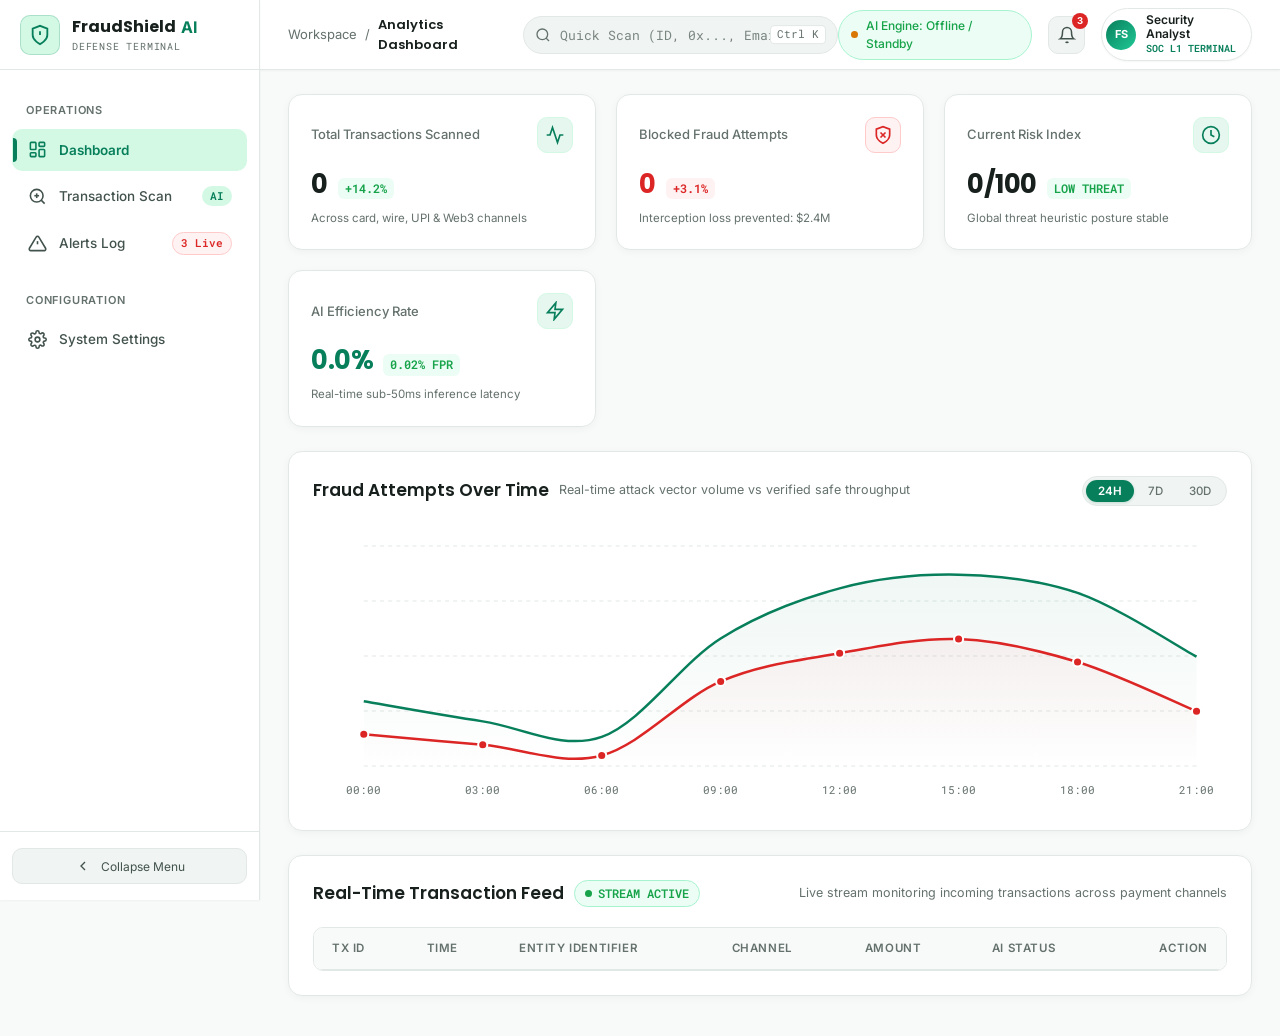
<file: index.html>
<!DOCTYPE html>
<html lang="en">
<head>
  <meta charset="UTF-8">
  <meta name="viewport" content="width=device-width, initial-scale=1.0">
  <title>FraudShield AI — Autonomous Financial Fraud Detection Workspace</title>
  
  <!-- CSS Stylesheets -->
  <link rel="stylesheet" href="css/theme.css">
  <link rel="stylesheet" href="css/animations.css">
  <link rel="stylesheet" href="css/layout.css">
  <link rel="stylesheet" href="css/components.css">
  <link rel="stylesheet" href="css/views.css">
</head>
<body>

  <!-- Mobile Drawer Overlay -->
  <div id="sidebar-overlay" class="sidebar-overlay"></div>

  <div class="app-shell">
    
    <!-- ======================================================================
         1. PERSISTENT COLLAPSIBLE SIDEBAR
         ====================================================================== -->
    <aside id="sidebar" class="sidebar">
      
      <!-- Brand Header -->
      <div class="sidebar-header">
        <div class="brand-logo-container">
          <svg viewBox="0 0 24 24" fill="none" stroke="currentColor" stroke-width="2">
            <path d="M12 22s8-4 8-10V5l-8-3-8 3v7c0 6 8 10 8 10z"/>
            <path d="M12 8v4"/>
            <path d="M12 16h.01"/>
          </svg>
        </div>
        <div class="brand-text">
          <div class="brand-title">FraudShield <span>AI</span></div>
          <div class="brand-subtitle">Defense Terminal</div>
        </div>
      </div>

      <!-- Navigation List -->
      <nav class="sidebar-nav">
        <div class="nav-section-title">Operations</div>

        <a class="nav-item active" data-route="dashboard" title="Dashboard">
          <div class="nav-icon">
            <svg viewBox="0 0 24 24" fill="none" stroke="currentColor" stroke-width="2">
              <rect x="3" y="3" width="7" height="9" rx="1"/>
              <rect x="14" y="3" width="7" height="5" rx="1"/>
              <rect x="14" y="12" width="7" height="9" rx="1"/>
              <rect x="3" y="16" width="7" height="5" rx="1"/>
            </svg>
          </div>
          <span class="nav-label">Dashboard</span>
        </a>

        <a class="nav-item" data-route="scanner" title="Transaction Scan">
          <div class="nav-icon">
            <svg viewBox="0 0 24 24" fill="none" stroke="currentColor" stroke-width="2">
              <circle cx="11" cy="11" r="8"/>
              <line x1="21" y1="21" x2="16.65" y2="16.65"/>
              <line x1="11" y1="8" x2="11" y2="14"/>
              <line x1="8" y1="11" x2="14" y2="11"/>
            </svg>
          </div>
          <span class="nav-label">Transaction Scan</span>
          <span class="nav-badge" style="background: var(--accent); color: var(--primary); font-weight: 600;">AI</span>
        </a>

        <a class="nav-item" data-route="alerts" title="Alerts Log">
          <div class="nav-icon">
            <svg viewBox="0 0 24 24" fill="none" stroke="currentColor" stroke-width="2">
              <path d="M10.29 3.86L1.82 18a2 2 0 001.71 3h16.94a2 2 0 001.71-3L13.71 3.86a2 2 0 00-3.42 0z"/>
              <line x1="12" y1="9" x2="12" y2="13"/>
              <line x1="12" y1="17" x2="12.01" y2="17"/>
            </svg>
          </div>
          <span class="nav-label">Alerts Log</span>
          <span class="nav-badge danger">3 Live</span>
        </a>

        <div class="nav-section-title" style="margin-top: 10px;">Configuration</div>

        <a class="nav-item" data-route="settings" title="System Settings">
          <div class="nav-icon">
            <svg viewBox="0 0 24 24" fill="none" stroke="currentColor" stroke-width="2">
              <circle cx="12" cy="12" r="3"/>
              <path d="M19.4 15a1.65 1.65 0 0 0 .33 1.82l.06.06a2 2 0 0 1 0 2.83 2 2 0 0 1-2.83 0l-.06-.06a1.65 1.65 0 0 0-1.82-.33 1.65 1.65 0 0 0-1 1.51V21a2 2 0 0 1-2 2 2 2 0 0 1-2-2v-.09A1.65 1.65 0 0 0 9 19.4a1.65 1.65 0 0 0-1.82.33l-.06.06a2 2 0 0 1-2.83 0 2 2 0 0 1 0-2.83l.06-.06a1.65 1.65 0 0 0 .33-1.82 1.65 1.65 0 0 0-1.51-1H3a2 2 0 0 1-2-2 2 2 0 0 1 2-2h.09A1.65 1.65 0 0 0 4.6 9a1.65 1.65 0 0 0-.33-1.82l-.06-.06a2 2 0 0 1 0-2.83 2 2 0 0 1 2.83 0l.06.06a1.65 1.65 0 0 0 1.82.33H9a1.65 1.65 0 0 0 1-1.51V3a2 2 0 0 1 2-2 2 2 0 0 1 2 2v.09a1.65 1.65 0 0 0 1 1.51 1.65 1.65 0 0 0 1.82-.33l.06-.06a2 2 0 0 1 2.83 0 2 2 0 0 1 0 2.83l-.06.06a1.65 1.65 0 0 0-.33 1.82V9a1.65 1.65 0 0 0 1.51 1H21a2 2 0 0 1 2 2 2 2 0 0 1-2 2h-.09a1.65 1.65 0 0 0-1.51 1z"/>
            </svg>
          </div>
          <span class="nav-label">System Settings</span>
        </a>
      </nav>

      <!-- Sidebar Footer with Collapse Button -->
      <div class="sidebar-footer">
        <button id="sidebar-toggle-btn" class="sidebar-toggle-btn" aria-label="Toggle Sidebar">
          <svg viewBox="0 0 24 24" fill="none" stroke="currentColor" stroke-width="2">
            <polyline points="15 18 9 12 15 6"/>
          </svg>
          <span class="sidebar-footer-text">Collapse Menu</span>
        </button>
      </div>
    </aside>

    <!-- ======================================================================
         2. WORKSPACE WRAPPER & TOP BAR
         ====================================================================== -->
    <div class="main-wrapper">
      
      <!-- High-Tech Top Bar -->
      <header class="topbar">
        <div class="topbar-left">
          <button id="mobile-menu-btn" class="mobile-menu-btn" aria-label="Open Navigation">
            <svg viewBox="0 0 24 24" fill="none" stroke="currentColor" stroke-width="2">
              <line x1="3" y1="12" x2="21" y2="12"/>
              <line x1="3" y1="6" x2="21" y2="6"/>
              <line x1="3" y1="18" x2="21" y2="18"/>
            </svg>
          </button>
          
          <div class="page-breadcrumb">
            <span>Workspace</span>
            <span>/</span>
            <span id="breadcrumb-current" class="current">Analytics Dashboard</span>
          </div>
        </div>

        <!-- Global Search Field -->
        <div class="topbar-search-container">
          <svg class="topbar-search-icon" viewBox="0 0 24 24" fill="none" stroke="currentColor" stroke-width="2">
            <circle cx="11" cy="11" r="8"/>
            <line x1="21" y1="21" x2="16.65" y2="16.65"/>
          </svg>
          <input 
            type="text" 
            id="topbar-global-search" 
            class="topbar-search-input font-mono" 
            placeholder="Quick Scan (ID, 0x..., Email)..."
          />
          <span class="search-shortcut-badge">Ctrl K</span>
        </div>

        <!-- Right Tools -->
        <div class="topbar-right">
          
          <!-- AI Engine Status Indicator -->
          <div class="engine-status-chip">
            <div class="status-indicator-dot pulse-dot-emerald"></div>
            <span id="topbar-engine-text">AI Engine: Online</span>
          </div>

          <!-- Notification Bell -->
          <button class="topbar-action-btn" title="Live Security Alerts">
            <svg viewBox="0 0 24 24" fill="none" stroke="currentColor" stroke-width="2">
              <path d="M18 8A6 6 0 0 0 6 8c0 7-3 9-3 9h18s-3-2-3-9"/>
              <path d="M13.73 21a2 2 0 0 1-3.46 0"/>
            </svg>
            <span class="topbar-action-badge">3</span>
          </button>

          <!-- Analyst Profile -->
          <div class="user-profile-pill">
            <div class="user-avatar">FS</div>
            <div class="user-info">
              <span class="user-name">Security Analyst</span>
              <span class="user-role font-mono">SOC L1 Terminal</span>
            </div>
          </div>

        </div>
      </header>

      <!-- ====================================================================
           3. DYNAMIC CONTENT VIEWS
           ==================================================================== -->
      <main class="main-content">
        
        <!-- ==================================================================
             VIEW 1: ANALYTICS DASHBOARD (HOME VIEW)
             ================================================================== -->
        <section id="view-dashboard" class="view-section active">
          
          <!-- Hero KPI Cards (4 Glowing Metric Cards) -->
          <div class="kpi-grid">
            
            <!-- Card 1: Total Transactions Scanned -->
            <div class="kpi-card">
              <div class="kpi-card-header">
                <span class="kpi-title">Total Transactions Scanned</span>
                <div class="kpi-icon-box">
                  <svg width="20" height="20" viewBox="0 0 24 24" fill="none" stroke="currentColor" stroke-width="2">
                    <polyline points="22 12 18 12 15 21 9 3 6 12 2 12"/>
                  </svg>
                </div>
              </div>
              <div class="kpi-value-container">
                <span id="kpi-total-scanned" class="kpi-value">148,290</span>
                <span class="kpi-badge positive">+14.2%</span>
              </div>
              <div class="kpi-subtext">Across card, wire, UPI & Web3 channels</div>
            </div>

            <!-- Card 2: Blocked Fraud Attempts -->
            <div class="kpi-card crimson-accent">
              <div class="kpi-card-header">
                <span class="kpi-title">Blocked Fraud Attempts</span>
                <div class="kpi-icon-box crimson">
                  <svg width="20" height="20" viewBox="0 0 24 24" fill="none" stroke="currentColor" stroke-width="2">
                    <path d="M12 22s8-4 8-10V5l-8-3-8 3v7c0 6 8 10 8 10z"/>
                    <line x1="9" y1="9" x2="15" y2="15"/>
                    <line x1="15" y1="9" x2="9" y2="15"/>
                  </svg>
                </div>
              </div>
              <div class="kpi-value-container">
                <span id="kpi-blocked-attempts" class="kpi-value" style="color: var(--status-danger);">1,842</span>
                <span class="kpi-badge danger">+3.1%</span>
              </div>
              <div class="kpi-subtext">Interception loss prevented: $2.4M</div>
            </div>

            <!-- Card 3: Current Risk Index -->
            <div class="kpi-card">
              <div class="kpi-card-header">
                <span class="kpi-title">Current Risk Index</span>
                <div class="kpi-icon-box">
                  <svg width="20" height="20" viewBox="0 0 24 24" fill="none" stroke="currentColor" stroke-width="2">
                    <circle cx="12" cy="12" r="10"/>
                    <polyline points="12 6 12 12 16 14"/>
                  </svg>
                </div>
              </div>
              <div class="kpi-value-container">
                <span id="kpi-risk-index" class="kpi-value">18/100</span>
                <span class="kpi-badge positive">LOW THREAT</span>
              </div>
              <div class="kpi-subtext">Global threat heuristic posture stable</div>
            </div>

            <!-- Card 4: AI Efficiency Rate -->
            <div class="kpi-card">
              <div class="kpi-card-header">
                <span class="kpi-title">AI Efficiency Rate</span>
                <div class="kpi-icon-box">
                  <svg width="20" height="20" viewBox="0 0 24 24" fill="none" stroke="currentColor" stroke-width="2">
                    <polygon points="13 2 3 14 12 14 11 22 21 10 12 10 13 2"/>
                  </svg>
                </div>
              </div>
              <div class="kpi-value-container">
                <span id="kpi-ai-efficiency" class="kpi-value" style="color: var(--primary);">99.4%</span>
                <span class="kpi-badge positive font-mono">0.02% FPR</span>
              </div>
              <div class="kpi-subtext">Real-time sub-50ms inference latency</div>
            </div>

          </div>

          <!-- Live Attack Map / Chart Section -->
          <div class="cyber-card chart-section-card">
            <div class="cyber-card-header">
              <div class="card-title-group">
                <h2 class="card-title">Fraud Attempts Over Time</h2>
                <span class="card-subtitle">Real-time attack vector volume vs verified safe throughput</span>
              </div>
              <div class="chart-header-controls">
                <div class="timeframe-pill-group">
                  <button class="timeframe-btn active" data-timeframe="24h">24H</button>
                  <button class="timeframe-btn" data-timeframe="7d">7D</button>
                  <button class="timeframe-btn" data-timeframe="30d">30D</button>
                </div>
              </div>
            </div>

            <!-- Chart Mounting Point -->
            <div id="dashboard-attack-chart-container"></div>
          </div>

          <!-- Real-Time Feed Table Section -->
          <div class="cyber-card">
            <div class="cyber-card-header">
              <div class="card-title-group">
                <h2 class="card-title">Real-Time Transaction Feed</h2>
                <div class="live-feed-badge-pulse">
                  <span class="pulse-dot-emerald" style="width:7px; height:7px; background:var(--status-safe); border-radius:50%;"></span>
                  STREAM ACTIVE
                </div>
              </div>
              <div class="card-subtitle">Live stream monitoring incoming transactions across payment channels</div>
            </div>

            <div class="cyber-table-container">
              <table class="cyber-table">
                <thead>
                  <tr>
                    <th>Tx ID</th>
                    <th>Time</th>
                    <th>Entity Identifier</th>
                    <th>Channel</th>
                    <th>Amount</th>
                    <th>AI Status</th>
                    <th style="text-align: right;">Action</th>
                  </tr>
                </thead>
                <tbody id="live-feed-table-body">
                  <!-- Injected dynamically by dashboardView.js -->
                </tbody>
              </table>
            </div>
          </div>

        </section>


        <!-- ==================================================================
             VIEW 2: TRANSACTION CHECKER (DEEP SCAN TOOL)
             ================================================================== -->
        <section id="view-scanner" class="view-section">
          
          <div class="checker-view-container">
            
            <div class="scanner-hero">
              <div class="scanner-hero-badge">
                <svg width="14" height="14" viewBox="0 0 24 24" fill="none" stroke="currentColor" stroke-width="2">
                  <polygon points="13 2 3 14 12 14 11 22 21 10 12 10 13 2"/>
                </svg>
                XGBOOST ML INFERENCE ENGINE
              </div>
              <h1 class="scanner-hero-title">Transaction Risk <span>Analysis Console</span></h1>
              <p class="scanner-hero-desc">
                Evaluate financial transaction risk using genuine machine learning inference on trained PCA dataset vectors, or inspect metadata against operational security heuristics.
              </p>

              <!-- Mode Selector Tabs -->
              <div style="display: flex; gap: 10px; justify-content: center; margin-top: 20px; flex-wrap: wrap;">
                <button id="tab-sample-mode" class="timeframe-btn active" style="padding: 8px 18px; font-weight: 600;">
                  ⚡ Real Dataset Transaction (Authentic ML Model)
                </button>
                <button id="tab-custom-mode" class="timeframe-btn" style="padding: 8px 18px;">
                  📝 Standard Metadata Form (Human Fields)
                </button>
              </div>
            </div>

            <!-- PANEL 1: Real Dataset Sample Inference (Option A - Preferred for College Demo) -->
            <div id="panel-sample-mode" class="scan-console-box" style="margin-bottom: 24px;">
              <div style="background: var(--primary-subtle); border: 1px solid var(--accent); border-radius: var(--radius-md); padding: 14px 18px; margin-bottom: 20px; font-size: 13px; line-height: 1.5; color: var(--text-secondary);">
                <div style="display: flex; align-items: center; gap: 8px; font-weight: 600; color: var(--primary); margin-bottom: 4px;">
                  <span class="badge badge-safe">Verified ML Pipeline</span>
                  Genuine Credit Card Fraud Dataset (30 Features)
                </div>
                The trained <b>XGBoost Classifier</b> requires 30 numerical features (<code>Time</code>, <code>V1</code>–<code>V28</code>, and <code>Amount</code>). 
                Select an authentic transaction row extracted from the <code>creditcard.csv</code> test set below to execute genuine model inference with real-time probability scoring.
              </div>

              <div class="cyber-form-group" style="margin-bottom: 16px;">
                <label class="cyber-label">Select Authentic Dataset Test Row</label>
                <select id="sample-row-select" class="cyber-control font-mono" style="font-size: 13px; padding: 10px 14px;">
                  <option value="">Loading test rows from dataset...</option>
                </select>
              </div>

              <!-- Selected Sample Details Card -->
              <div id="sample-details-card" style="background: var(--bg-subtle); border-radius: var(--radius-md); padding: 16px; margin-bottom: 20px; border: 1px solid var(--border-subtle);">
                <div style="display: flex; justify-content: space-between; align-items: center; flex-wrap: wrap; gap: 10px; margin-bottom: 12px;">
                  <div>
                    <span id="sample-card-title" style="font-weight: 600; font-size: 14px; color: var(--text-main);">Selected Row</span>
                    <span id="sample-card-gt" class="badge badge-safe" style="margin-left: 8px;">Ground Truth: Legitimate</span>
                  </div>
                  <div class="font-mono" style="font-size: 12px; color: var(--text-muted);">
                    Amount: <b id="sample-card-amount" style="color: var(--primary); font-size: 13px;">$0.00</b> • 
                    Time: <span id="sample-card-time">0s</span>
                  </div>
                </div>

                <!-- Collapsible 30 features list -->
                <details style="font-size: 12px; color: var(--text-muted); cursor: pointer;">
                  <summary style="font-weight: 600; color: var(--primary); margin-bottom: 8px; outline: none;">
                    Inspect All 30 Numerical Features (Time, V1..V28, Amount)
                  </summary>
                  <div id="sample-features-grid" style="display: grid; grid-template-columns: repeat(auto-fill, minmax(130px, 1fr)); gap: 6px; max-height: 180px; overflow-y: auto; padding: 8px; background: #fff; border-radius: var(--radius-sm); border: 1px solid var(--border-subtle); font-family: var(--font-mono); font-size: 11px;">
                    <!-- Populated dynamically -->
                  </div>
                </details>
              </div>

              <!-- Action Button for Real Inference -->
              <button id="btn-run-sample-scan" class="btn btn-primary scan-action-btn">
                <svg width="18" height="18" viewBox="0 0 24 24" fill="none" stroke="currentColor" stroke-width="2">
                  <polygon points="13 2 3 14 12 14 11 22 21 10 12 10 13 2"/>
                </svg>
                <span class="btn-text">RUN GENUINE ML INFERENCE</span>
              </button>
            </div>

            <!-- PANEL 2: Standard Human-Readable Fields Form -->
            <div id="panel-custom-mode" class="scan-console-box" style="display: none;">
              
              <div style="background: #FFFBEB; border: 1px solid #FDE68A; border-radius: var(--radius-md); padding: 14px 18px; margin-bottom: 20px; font-size: 12.5px; line-height: 1.5; color: #92400E;">
                <b>Notice on Feature Compatibility:</b><br/>
                The current trained model was fitted on anonymized PCA components (<code>V1</code>–<code>V28</code>). Standard human payment fields (Transaction ID, Channel, IP, Location) cannot be scored by this model until an upstream feature mapping is added. Submitting this form tests backend input validation and returns an honest diagnostic report.
              </div>

              <div class="scan-input-group">
                <svg class="scan-input-icon" viewBox="0 0 24 24" fill="none" stroke="currentColor" stroke-width="2">
                  <circle cx="11" cy="11" r="8"/>
                  <line x1="21" y1="21" x2="16.65" y2="16.65"/>
                </svg>
                <input 
                  type="text" 
                  id="scan-entity-input" 
                  class="scan-primary-input" 
                  placeholder="Enter Transaction ID (TXN-...), Wallet Address (0x...), or Customer Email..."
                  autocomplete="off"
                />
              </div>

              <!-- Auto-Detect Pill Indicator -->
              <div class="auto-detect-container">
                <div id="scan-detect-pill" class="detect-pill">
                  <span id="scan-detect-icon" style="display:flex; align-items:center;">
                    <circle cx="12" cy="12" r="10" stroke="currentColor" stroke-width="2" fill="none"/>
                  </span>
                  <span id="scan-detect-text">Auto-detecting format...</span>
                </div>

                <div class="input-samples-hint">
                  Try sample:
                  <span class="sample-link" data-sample="suspicious_bot@proton.me">High-Risk Email</span> •
                  <span class="sample-link" data-sample="0x89C4f7033B918B21F771d">Crypto Wallet</span> •
                  <span class="sample-link" data-sample="TXN-9842104">Standard Tx</span>
                </div>
              </div>

              <!-- Advanced Parameters (Collapsible) -->
              <div id="advanced-toggle-btn" class="advanced-parameters-toggle">
                <span>Advanced Parameters (Amount, Payment Gateway, IP Geolocation)</span>
                <span class="toggle-arrow" style="transition: transform 0.2s;">▼</span>
              </div>

              <div id="advanced-params-grid" class="advanced-form-grid" style="display: none;">
                <div class="cyber-form-group">
                  <label class="cyber-label">Amount</label>
                  <input type="number" id="adv-amount" class="cyber-control" placeholder="e.g. 1250.00" />
                </div>
                <div class="cyber-form-group">
                  <label class="cyber-label">Currency</label>
                  <select id="adv-currency" class="cyber-control">
                    <option value="USD">USD ($)</option>
                    <option value="EUR">EUR (€)</option>
                    <option value="INR">INR (₹)</option>
                    <option value="ETH">ETH (Ξ)</option>
                  </select>
                </div>
                <div class="cyber-form-group">
                  <label class="cyber-label">Payment Channel</label>
                  <select id="adv-payment-method" class="cyber-control">
                    <option value="Credit Card">Credit Card (Stripe/Checkout)</option>
                    <option value="Wire Transfer">Instant Wire Transfer</option>
                    <option value="UPI Direct">UPI / Fast Direct</option>
                    <option value="Web3 Gateway">Crypto / Web3 Smart Contract</option>
                  </select>
                </div>
                <div class="cyber-form-group">
                  <label class="cyber-label">Routing IP</label>
                  <input type="text" id="adv-ip" class="cyber-control" placeholder="e.g. 185.220.101.5" />
                </div>
                <div class="cyber-form-group">
                  <label class="cyber-label">User Baseline Location</label>
                  <input type="text" id="adv-location" class="cyber-control" placeholder="e.g. California, US" />
                </div>
              </div>

              <!-- Action Button -->
              <button id="scan-action-btn" class="btn btn-secondary scan-action-btn">
                <svg width="18" height="18" viewBox="0 0 24 24" fill="none" stroke="currentColor" stroke-width="2">
                  <polygon points="13 2 3 14 12 14 11 22 21 10 12 10 13 2"/>
                </svg>
                <span class="btn-text">TEST BACKEND WITH HUMAN FIELDS</span>
              </button>

            </div>

          </div>

        </section>


        <!-- ==================================================================
             VIEW 3: DEEP SCAN RESULT VIEW
             ================================================================== -->
        <section id="view-result" class="view-section">
          
          <div class="result-view-container">
            
            <!-- AI Verdict Banner -->
            <div id="result-verdict-banner" class="verdict-banner safe">
              <div class="verdict-content-left">
                <div id="verdict-banner-icon" class="verdict-icon-box">
                  <svg width="28" height="28" viewBox="0 0 24 24" fill="none" stroke="currentColor" stroke-width="2.5">
                    <path d="M22 11.08V12a10 10 0 1 1-5.93-9.14"/>
                    <polyline points="22 4 12 14.01 9 11.01"/>
                  </svg>
                </div>
                <div>
                  <div id="verdict-banner-title" class="verdict-title">LOW RISK — VERIFIED SECURE</div>
                  <div id="verdict-banner-subtitle" class="verdict-subtitle">Behavioral heuristics passed within acceptable threshold.</div>
                </div>
              </div>
              <div id="verdict-banner-meta" class="verdict-meta-chip font-mono">
                ID: TXN-8492049 • Analyzed Just Now
              </div>
            </div>

            <!-- Result Columns Grid -->
            <div class="result-grid-layout">
              
              <!-- Left Column: Risk Score Dial -->
              <div class="cyber-card gauge-card">
                <div class="card-title" style="margin-bottom: 16px;">AI Risk Score Index</div>
                
                <!-- Circular SVG Gauge Mount Point -->
                <div id="result-gauge-mount"></div>

                <!-- Transaction Entity Metadata -->
                <div style="width: 100%; border-top: 1px solid var(--border-subtle); padding-top: 20px; margin-top: 10px; text-align: left;">
                  <div style="display: flex; justify-content: space-between; margin-bottom: 8px;">
                    <span style="color: var(--text-muted); font-size: 12px;">Queried Entity</span>
                    <span id="res-meta-entity" class="font-mono" style="font-weight: 600; color: var(--text-main); font-size: 12px;">TXN-8492049</span>
                  </div>
                  <div style="display: flex; justify-content: space-between; margin-bottom: 8px;">
                    <span style="color: var(--text-muted); font-size: 12px;">Channel</span>
                    <span id="res-meta-channel" style="color: var(--text-secondary); font-size: 12px;">Credit Card</span>
                  </div>
                  <div style="display: flex; justify-content: space-between; margin-bottom: 8px;">
                    <span style="color: var(--text-muted); font-size: 12px;">Amount</span>
                    <span id="res-meta-amount" class="font-mono" style="font-weight: 700; color: var(--primary); font-size: 12px;">$1,250.00</span>
                  </div>
                  <div style="display: flex; justify-content: space-between; margin-bottom: 8px;">
                    <span style="color: var(--text-muted); font-size: 12px;">IP Location</span>
                    <span id="res-meta-ip" style="color: var(--text-secondary); font-size: 11.5px;">185.220.101.5 (NL)</span>
                  </div>
                  <div style="display: flex; justify-content: space-between;">
                    <span style="color: var(--text-muted); font-size: 12px;">User Baseline</span>
                    <span id="res-meta-location" style="color: var(--text-secondary); font-size: 11.5px;">California, US</span>
                  </div>
                </div>

                <!-- Rescan Action -->
                <button id="result-rescan-btn" class="btn btn-secondary" style="width: 100%; margin-top: 20px;">
                  <svg width="16" height="16" viewBox="0 0 24 24" fill="none" stroke="currentColor" stroke-width="2">
                    <polyline points="23 4 23 10 17 10"/>
                    <path d="M20.49 15a9 9 0 1 1-2.12-9.36L23 10"/>
                  </svg>
                  Scan Another Transaction
                </button>
              </div>

              <!-- Right Column: Behavioral Breakdown & Recommendations -->
              <div style="display: flex; flex-direction: column; gap: 24px;">
                
                <!-- Behavioral Breakdown Checklist -->
                <div class="cyber-card">
                  <div class="cyber-card-header">
                    <div class="card-title-group">
                      <h3 class="card-title">Behavioral Risk Breakdown</h3>
                      <span class="card-subtitle">Factor telemetry evaluated by AI inspection algorithms</span>
                    </div>
                  </div>

                  <div id="result-factors-list" class="factors-list">
                    <!-- Dynamically populated by resultView.js -->
                  </div>
                </div>

                <!-- Actionable Recommendations Card -->
                <div class="cyber-card" style="border-color: var(--status-safe-border);">
                  <div class="cyber-card-header">
                    <div class="card-title-group">
                      <svg width="20" height="20" viewBox="0 0 24 24" fill="none" stroke="var(--primary)" stroke-width="2">
                        <polygon points="12 2 15.09 8.26 22 9.27 17 14.14 18.18 21.02 12 17.77 5.82 21.02 7 14.14 2 9.27 8.91 8.26 12 2"/>
                      </svg>
                      <h3 class="card-title">AI Recommendation & Policy Enforcement</h3>
                    </div>
                  </div>

                  <p id="result-recommendation-text" style="color: var(--text-secondary); line-height: 1.6; font-size: 13.5px; margin-bottom: 20px;">
                    Low risk threshold met. Transaction approved and cleared for automated settlement.
                  </p>

                  <div style="display: flex; gap: 12px; flex-wrap: wrap;">
                    <button id="result-export-btn" class="btn btn-secondary btn-sm">
                      <svg width="14" height="14" viewBox="0 0 24 24" fill="none" stroke="currentColor" stroke-width="2">
                        <path d="M21 15v4a2 2 0 0 1-2 2H5a2 2 0 0 1-2-2v-4"/>
                        <polyline points="7 10 12 15 17 10"/>
                        <line x1="12" y1="15" x2="12" y2="3"/>
                      </svg>
                      Export Audit Dossier
                    </button>
                    <button id="result-watchlist-btn" class="btn btn-danger btn-sm">
                      <svg width="14" height="14" viewBox="0 0 24 24" fill="none" stroke="currentColor" stroke-width="2">
                        <circle cx="12" cy="12" r="10"/>
                        <line x1="4.93" y1="4.93" x2="19.07" y2="19.07"/>
                      </svg>
                      Add Entity to Blacklist
                    </button>
                  </div>
                </div>

              </div>

            </div>

          </div>

        </section>


        <!-- ==================================================================
             VIEW 4: ALERTS LOG & HISTORY
             ================================================================== -->
        <section id="view-alerts" class="view-section">
          
          <div class="cyber-card">
            
            <div class="cyber-card-header">
              <div class="card-title-group">
                <h2 class="card-title">Security Alerts Log & Audit History</h2>
                <span class="card-subtitle">Comprehensive ledger of flagged transactions, reviews, and clean screenings</span>
              </div>

              <!-- Filter Controls -->
              <div style="display: flex; gap: 10px; align-items: center; flex-wrap: wrap;">
                <input 
                  type="text" 
                  id="alerts-search-input" 
                  class="cyber-control" 
                  placeholder="Filter by ID, entity, or channel..." 
                  style="width: 240px;"
                />

                <div class="timeframe-pill-group">
                  <button class="timeframe-btn alert-filter-btn active" data-filter="ALL">All</button>
                  <button class="timeframe-btn alert-filter-btn" data-filter="CRITICAL">Critical</button>
                  <button class="timeframe-btn alert-filter-btn" data-filter="REVIEW">Review</button>
                  <button class="timeframe-btn alert-filter-btn" data-filter="SAFE">Safe</button>
                </div>
              </div>
            </div>

            <!-- Alerts Table -->
            <div class="cyber-table-container">
              <table class="cyber-table">
                <thead>
                  <tr>
                    <th>Tx ID</th>
                    <th>Timestamp</th>
                    <th>Entity Identifier</th>
                    <th>Payment Channel</th>
                    <th>Amount</th>
                    <th>Threat Level</th>
                    <th style="text-align: right;">Action</th>
                  </tr>
                </thead>
                <tbody id="alerts-table-body">
                  <!-- Injected dynamically by alertsView.js -->
                </tbody>
              </table>
            </div>

          </div>

        </section>


        <!-- ==================================================================
             VIEW 5: SYSTEM SETTINGS
             ================================================================== -->
        <section id="view-settings" class="view-section">
          
          <div style="max-width: 800px; margin: 0 auto;">
            
            <div class="cyber-card" style="margin-bottom: 24px;">
              <div class="cyber-card-header">
                <div class="card-title-group">
                  <h2 class="card-title">Backend API Integration Bridge</h2>
                  <span class="card-subtitle">Connect your FastAPI, Flask, Node.js, or Django backend endpoints</span>
                </div>
              </div>

              <div style="display: flex; flex-direction: column; gap: 16px;">
                <div class="cyber-form-group">
                  <label class="cyber-label">API Base Endpoint URL</label>
                  <input type="text" id="settings-api-url" class="cyber-control" value="http://localhost:8000/api/v1" />
                </div>

                <div style="display: flex; gap: 12px;">
                  <button id="settings-test-api-btn" class="btn btn-secondary btn-sm">
                    TEST CONNECTION
                  </button>
                  <button id="settings-save-btn" class="btn btn-primary btn-sm">
                    SAVE ENDPOINT
                  </button>
                </div>

                <div style="background: var(--primary-subtle); border: 1px solid var(--accent); border-radius: var(--radius-md); padding: 14px; font-size: 12px; color: var(--text-secondary); line-height: 1.5;">
                  <b style="color: var(--primary);">Developer Note for Backend Team:</b><br/>
                  The frontend makes RESTful JSON requests to <code>/transactions/analyze</code>, <code>/dashboard/kpis</code>, and <code>/analytics/chart</code>. When your backend is active, this interface connects without touching UI code.
                </div>
              </div>
            </div>

            <!-- Model Specifications -->
            <div class="cyber-card">
              <div class="cyber-card-header">
                <div class="card-title-group">
                  <h2 class="card-title">Detection Thresholds & Model Parameters</h2>
                  <span class="card-subtitle">Threshold cutoffs for autonomous blocking vs manual analyst escalation</span>
                </div>
              </div>

              <div style="display: flex; flex-direction: column; gap: 18px;">
                <div>
                  <div style="display: flex; justify-content: space-between; font-size: 12.5px; margin-bottom: 6px;">
                    <span>Critical Fraud Auto-Block Cutoff</span>
                    <span class="font-mono" style="color: var(--status-danger); font-weight: 700;">Score &ge; 75%</span>
                  </div>
                  <div style="height: 6px; background: var(--bg-subtle); border-radius: 4px; overflow: hidden;">
                    <div style="width: 75%; height: 100%; background: var(--status-danger);"></div>
                  </div>
                </div>

                <div>
                  <div style="display: flex; justify-content: space-between; font-size: 12.5px; margin-bottom: 6px;">
                    <span>Manual Escalation Review Band</span>
                    <span class="font-mono" style="color: var(--status-warning); font-weight: 700;">35% &ndash; 74%</span>
                  </div>
                  <div style="height: 6px; background: var(--bg-subtle); border-radius: 4px; overflow: hidden;">
                    <div style="width: 50%; height: 100%; background: var(--status-warning); margin-left: 35%;"></div>
                  </div>
                </div>

                <div>
                  <div style="display: flex; justify-content: space-between; font-size: 12.5px; margin-bottom: 6px;">
                    <span>Autonomous Safe Clearance Band</span>
                    <span class="font-mono" style="color: var(--status-safe); font-weight: 700;">0% &ndash; 34%</span>
                  </div>
                  <div style="height: 6px; background: var(--bg-subtle); border-radius: 4px; overflow: hidden;">
                    <div style="width: 35%; height: 100%; background: var(--status-safe);"></div>
                  </div>
                </div>
              </div>

            </div>

          </div>

        </section>

      </main>
    </div>

  </div>

  <!-- Main JavaScript Module Entrypoint -->
  <script type="module" src="js/app.js"></script>
</body>
</html>
</file>
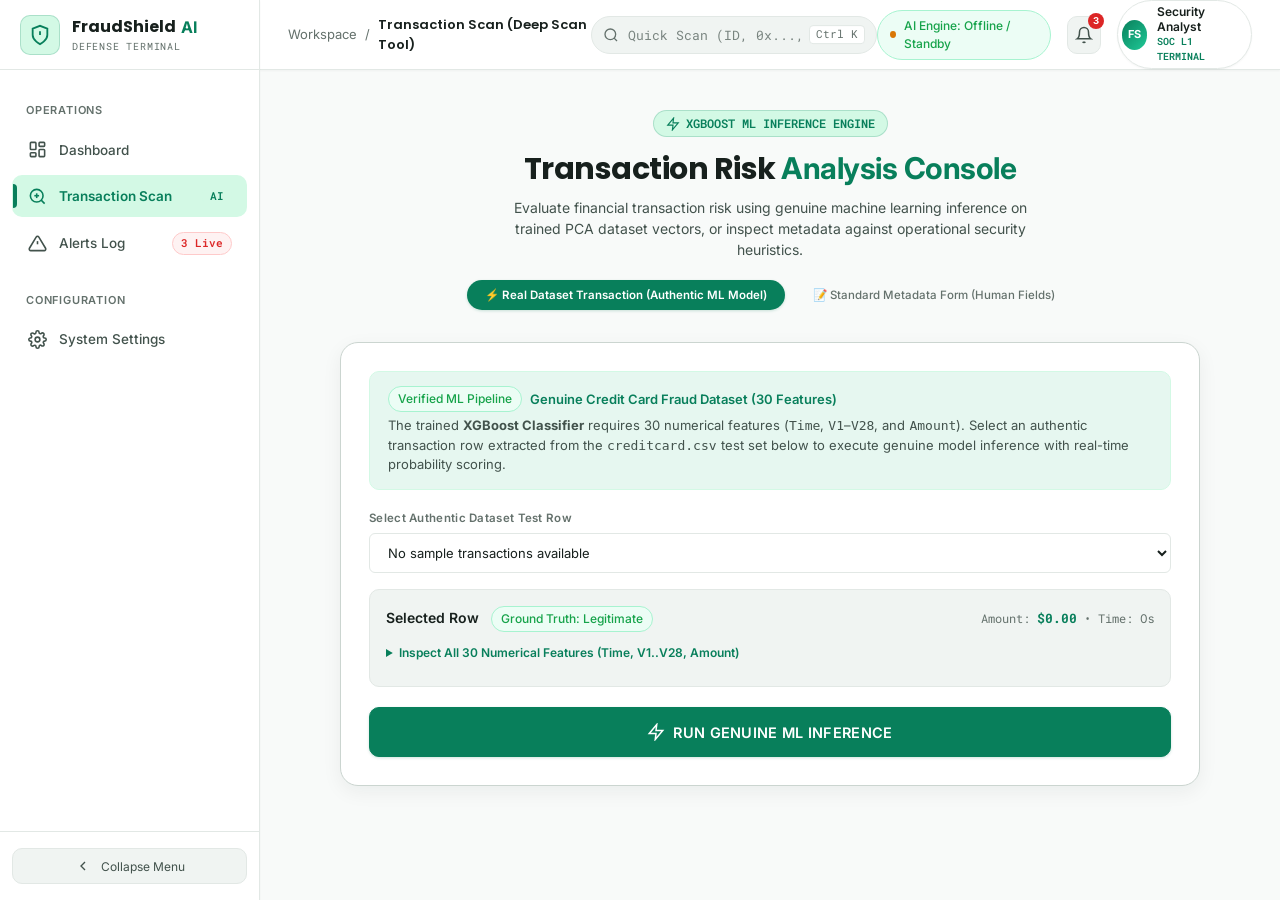
<file: checker.html>
<!DOCTYPE html>
<html lang="en">
<head>
  <meta charset="UTF-8">
  <title>Redirecting to FraudShield AI - Transaction Scanner...</title>
  <meta http-equiv="refresh" content="0; url=index.html#scanner">
  <script>
    window.location.replace("index.html#scanner" + window.location.search);
  </script>
</head>
<body style="background: #F8FAF9; color: #0f9468; font-family: sans-serif; display: flex; align-items: center; justify-content: center; height: 100vh;">
  <p>Loading FraudShield AI Deep Scanner...</p>
</body>
</html>
</file>
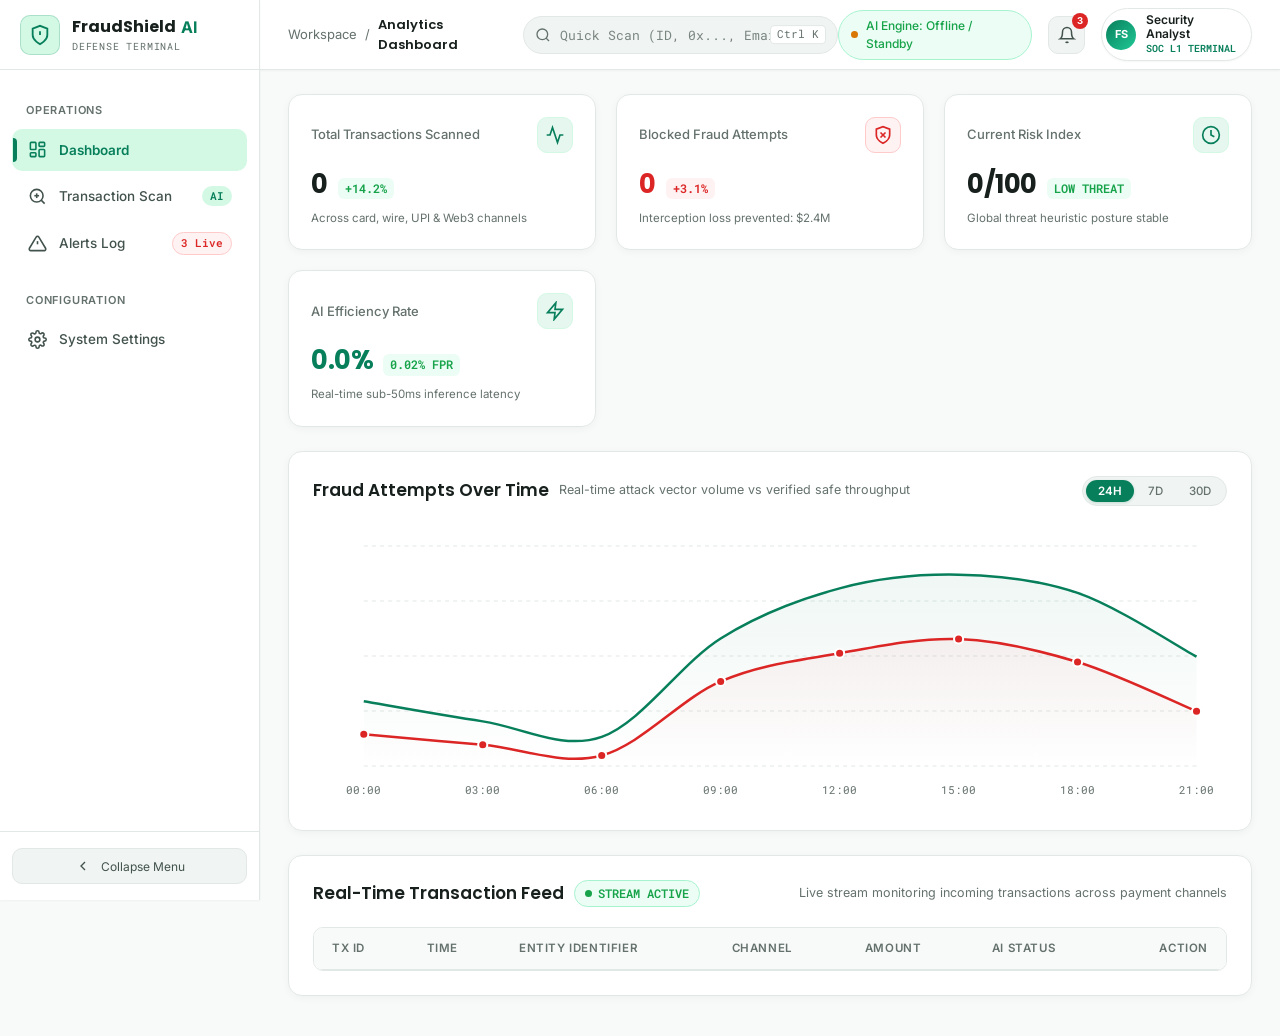
<file: dashboard.html>
<!DOCTYPE html>
<html lang="en">
<head>
  <meta charset="UTF-8">
  <title>Redirecting to FraudShield AI - Analytics Dashboard...</title>
  <meta http-equiv="refresh" content="0; url=index.html#dashboard">
  <script>
    window.location.replace("index.html#dashboard" + window.location.search);
  </script>
</head>
<body style="background: #F8FAF9; color: #087F5B; font-family: sans-serif; display: flex; align-items: center; justify-content: center; height: 100vh;">
  <p>Loading FraudShield AI Analytics Dashboard...</p>
</body>
</html>
</file>
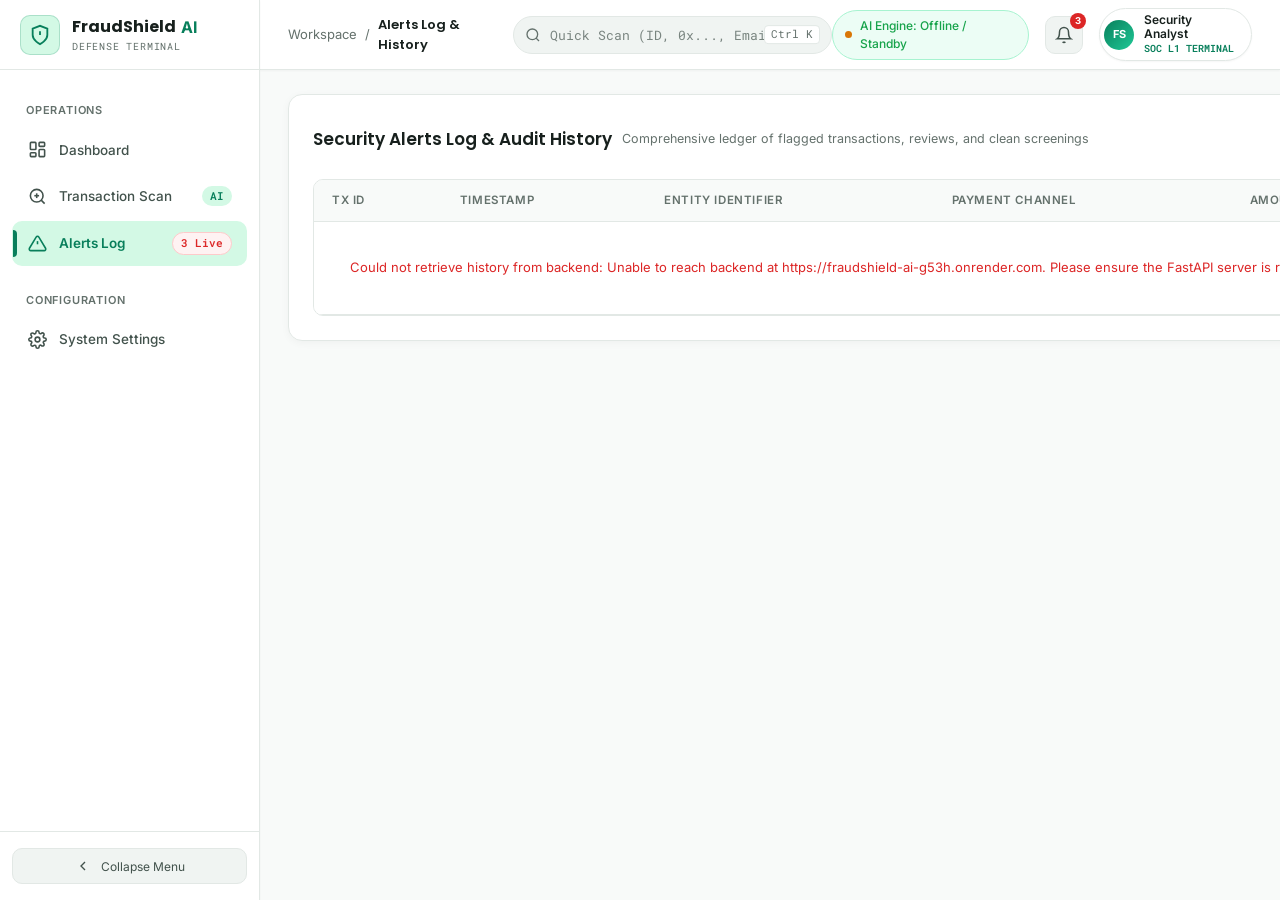
<file: history.html>
<!DOCTYPE html>
<html lang="en">
<head>
  <meta charset="UTF-8">
  <title>Redirecting to FraudShield AI - Alerts History...</title>
  <meta http-equiv="refresh" content="0; url=index.html#alerts">
  <script>
    window.location.replace("index.html#alerts" + window.location.search);
  </script>
</head>
<body style="background: #F8FAF9; color: #087F5B; font-family: sans-serif; display: flex; align-items: center; justify-content: center; height: 100vh;">
  <p>Loading FraudShield AI Alerts History...</p>
</body>
</html>
</file>
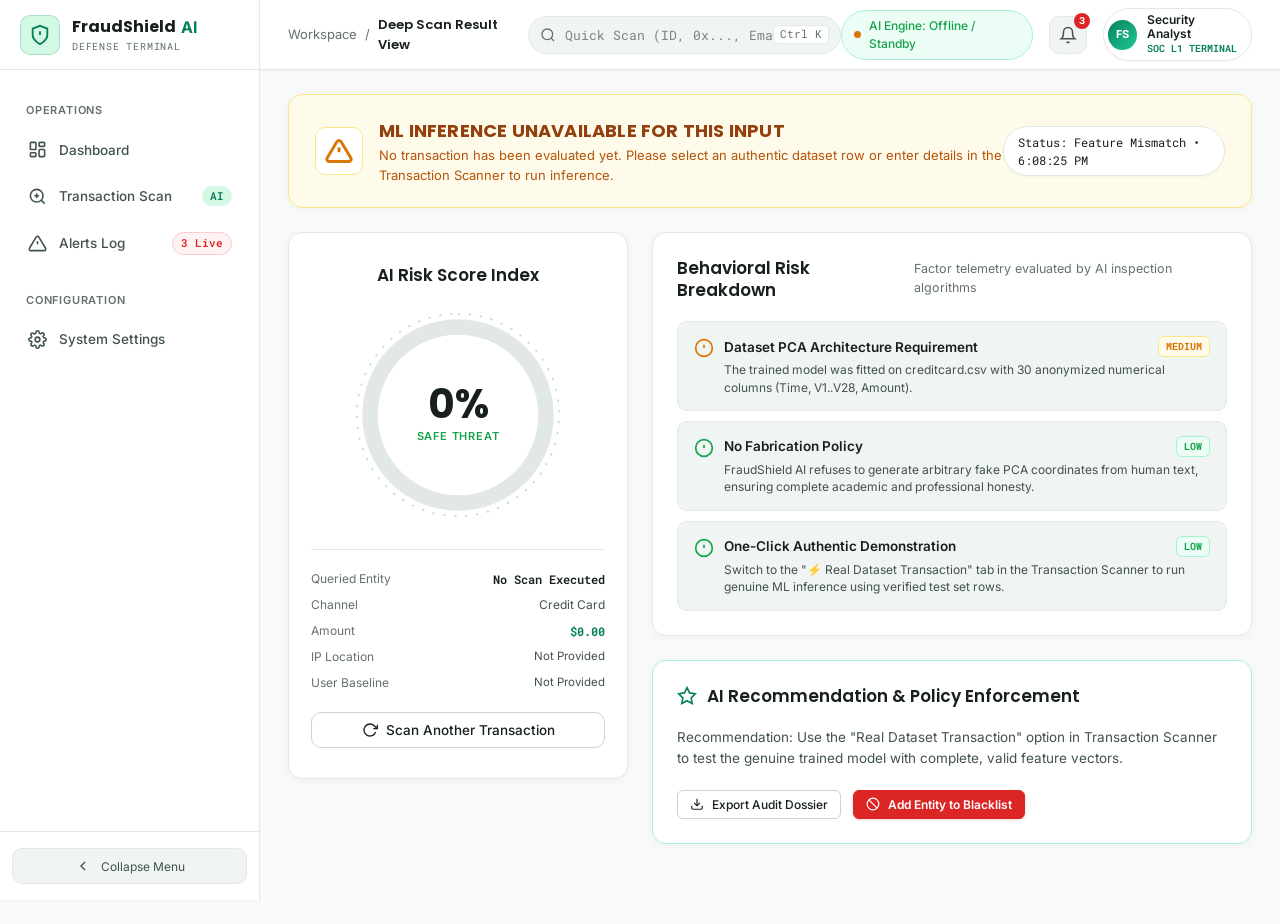
<file: result.html>
<!DOCTYPE html>
<html lang="en">
<head>
  <meta charset="UTF-8">
  <title>Redirecting to FraudShield AI - Result View...</title>
  <meta http-equiv="refresh" content="0; url=index.html#result">
  <script>
    window.location.replace("index.html#result" + window.location.search);
  </script>
</head>
<body style="background: #F8FAF9; color: #0e8c66; font-family: sans-serif; display: flex; align-items: center; justify-content: center; height: 100vh;">
  <p>Loading FraudShield AI Deep Scan Result...</p>
</body>
</html>
</file>
<file: css/theme.css>
/* ==========================================================================
   FraudShield AI - Theme & Design System Tokens (Professional Green Identity)
   ========================================================================== */

@import url('https://fonts.googleapis.com/css2?family=Inter:wght@400;500;600;700&family=Poppins:wght@500;600;700&family=Roboto+Mono:wght@400;500;600&display=swap');

:root {
  /* Core Color System */
  --primary: #087F5B;               /* Deep Emerald */
  --primary-hover: #066749;         /* Darker Emerald for hover */
  --primary-subtle: #E6F7F0;        /* Very light emerald tint */
  --secondary: #20C997;             /* Fresh Green */
  --accent: #D3F9E5;                /* Soft Mint */
  --bg-base: #F8FAF9;               /* Warm Off-White */
  --bg-card: #FFFFFF;               /* Clean White */
  --bg-surface: #FFFFFF;            /* Sidebar/Header Surface */
  --bg-subtle: #F0F4F2;             /* Subtle Input/Hover background */
  
  /* Borders */
  --border-subtle: #E2E8E5;         /* Soft dividing borders */
  --border-medium: #CBD5D0;         /* Form & card active borders */
  --border-focus: #087F5B;          /* Focus ring border */
  
  /* Typography Colors */
  --text-main: #17201D;             /* Deep Charcoal */
  --text-secondary: #42524C;        /* Secondary reading text */
  --text-muted: #64716C;            /* Muted / Caption text */
  --text-white: #FFFFFF;
  
  /* Status Colors */
  --status-safe: #16A34A;           /* SAFE status green */
  --status-safe-bg: #ECFDF5;
  --status-safe-border: #A7F3D0;
  
  --status-warning: #D97706;        /* WARNING/MEDIUM RISK amber */
  --status-warning-bg: #FFFBEB;
  --status-warning-border: #FDE68A;
  
  --status-danger: #DC2626;         /* FRAUD/HIGH RISK crimson */
  --status-danger-bg: #FEF2F2;
  --status-danger-border: #FECACA;

  /* Typography Fonts */
  --font-heading: 'Poppins', -apple-system, BlinkMacSystemFont, "Segoe UI", Roboto, sans-serif;
  --font-body: 'Inter', -apple-system, BlinkMacSystemFont, "Segoe UI", Roboto, sans-serif;
  --font-mono: 'Roboto Mono', monospace;

  /* Dimensions & Spacing */
  --sidebar-width: 260px;
  --sidebar-collapsed-width: 78px;
  --topbar-height: 70px;
  --radius-sm: 6px;
  --radius-md: 10px;
  --radius-lg: 14px;
  --radius-xl: 18px;
  --radius-full: 9999px;

  /* Soft Professional Shadows */
  --shadow-xs: 0 1px 2px rgba(23, 32, 29, 0.04);
  --shadow-sm: 0 2px 8px rgba(23, 32, 29, 0.04);
  --shadow-md: 0 6px 20px rgba(23, 32, 29, 0.06);
  --shadow-lg: 0 12px 32px rgba(23, 32, 29, 0.08);

  /* Transitions */
  --transition-fast: 0.15s ease;
  --transition-normal: 0.25s cubic-bezier(0.16, 1, 0.3, 1);
  --transition-slow: 0.35s cubic-bezier(0.16, 1, 0.3, 1);
}

/* Base Reset */
*, *::before, *::after {
  box-sizing: border-box;
  margin: 0;
  padding: 0;
}

html, body {
  width: 100%;
  min-height: 100vh;
  background-color: var(--bg-base);
  color: var(--text-main);
  font-family: var(--font-body);
  font-size: 14px;
  line-height: 1.5;
  -webkit-font-smoothing: antialiased;
  -moz-osx-font-smoothing: grayscale;
  overflow-x: hidden;
}

/* Headings Hierarchy */
h1, h2, h3, h4, h5, h6 {
  font-family: var(--font-heading);
  color: var(--text-main);
  font-weight: 600;
  line-height: 1.3;
}

h1 { font-size: 28px; }
h2 { font-size: 20px; }
h3 { font-size: 16px; }

p, span, label, input, button, select, textarea {
  font-family: var(--font-body);
}

/* Clean Professional Scrollbar */
::-webkit-scrollbar {
  width: 7px;
  height: 7px;
}
::-webkit-scrollbar-track {
  background: var(--bg-base);
}
::-webkit-scrollbar-thumb {
  background: var(--border-medium);
  border-radius: var(--radius-full);
}
::-webkit-scrollbar-thumb:hover {
  background: var(--text-muted);
}

/* Monospace Utilities */
.font-mono {
  font-family: var(--font-mono);
}

/* Selection Color */
::selection {
  background: var(--accent);
  color: var(--primary);
}

/* Placeholder Styling */
input::placeholder, textarea::placeholder {
  color: var(--text-muted);
  opacity: 0.85;
}
</file>
<file: css/animations.css>
/* ==========================================================================
   FraudShield AI - Refined & Subtle Animations
   ========================================================================== */

/* 1. Subtle Warning Pulse (Critical Fraud Status - Soft, Non-blinding) */
@keyframes subtleDangerPulse {
  0% {
    box-shadow: 0 0 0 0 rgba(220, 38, 38, 0.4);
    border-color: rgba(220, 38, 38, 0.8);
  }
  50% {
    box-shadow: 0 0 0 4px rgba(220, 38, 38, 0.15);
    border-color: rgba(220, 38, 38, 1);
  }
  100% {
    box-shadow: 0 0 0 0 rgba(220, 38, 38, 0.4);
    border-color: rgba(220, 38, 38, 0.8);
  }
}

.pulse-crimson {
  animation: subtleDangerPulse 2.5s infinite ease-in-out;
}

/* 2. Soft Green Pulse (AI Engine Online Status) */
@keyframes subtleGreenPulse {
  0% {
    box-shadow: 0 0 0 0 rgba(22, 163, 74, 0.4);
  }
  70% {
    box-shadow: 0 0 0 6px rgba(22, 163, 74, 0);
  }
  100% {
    box-shadow: 0 0 0 0 rgba(22, 163, 74, 0);
  }
}

.pulse-dot-emerald {
  animation: subtleGreenPulse 2.5s infinite ease-in-out;
}

/* 3. Clean Light Shimmer / Skeleton Loading */
@keyframes cleanShimmer {
  0% {
    background-position: -200% 0;
  }
  100% {
    background-position: 200% 0;
  }
}

.skeleton-shimmer {
  background: linear-gradient(
    90deg,
    #F0F4F2 25%,
    #E6F7F0 50%,
    #F0F4F2 75%
  );
  background-size: 200% 100%;
  animation: cleanShimmer 1.8s infinite;
  border-radius: var(--radius-sm);
}

/* 4. Elegant Radar Sweep Line for Scanner */
@keyframes radarSweepClean {
  0% {
    top: 0%;
    opacity: 0;
  }
  20% {
    opacity: 0.8;
  }
  80% {
    opacity: 0.8;
  }
  100% {
    top: 100%;
    opacity: 0;
  }
}

.radar-scanner-line {
  position: absolute;
  left: 0;
  width: 100%;
  height: 2px;
  background: linear-gradient(90deg, transparent, var(--secondary), transparent);
  box-shadow: 0 0 8px rgba(32, 201, 151, 0.5);
  pointer-events: none;
  animation: radarSweepClean 2s infinite ease-in-out;
}

/* 5. Toast Notification Transitions */
@keyframes toastSlideIn {
  from {
    transform: translateX(110%);
    opacity: 0;
  }
  to {
    transform: translateX(0);
    opacity: 1;
  }
}

@keyframes toastSlideOut {
  from {
    transform: translateX(0);
    opacity: 1;
  }
  to {
    transform: translateX(110%);
    opacity: 0;
  }
}

.toast-enter {
  animation: toastSlideIn 0.3s cubic-bezier(0.16, 1, 0.3, 1) forwards;
}

.toast-exit {
  animation: toastSlideOut 0.25s cubic-bezier(0.16, 1, 0.3, 1) forwards;
}

/* 6. Spin Animation */
@keyframes spin {
  from {
    transform: rotate(0deg);
  }
  to {
    transform: rotate(360deg);
  }
}

.animate-spin {
  animation: spin 1s linear infinite;
}

/* 7. Subtle View Transition */
@keyframes fadeInViewClean {
  from {
    opacity: 0;
    transform: translateY(6px);
  }
  to {
    opacity: 1;
    transform: translateY(0);
  }
}

.view-transition {
  animation: fadeInViewClean 0.25s cubic-bezier(0.16, 1, 0.3, 1) forwards;
}
</file>
<file: css/layout.css>
/* ==========================================================================
   FraudShield AI - Global Layout & Navigation (Clean Professional Green)
   ========================================================================== */

/* Main App Shell Container */
.app-shell {
  display: flex;
  min-height: 100vh;
  position: relative;
  background-color: var(--bg-base);
}

/* ==========================================================================
   1. Persistent Collapsible Sidebar
   ========================================================================== */
.sidebar {
  position: fixed;
  top: 0;
  left: 0;
  bottom: 0;
  width: var(--sidebar-width);
  background: var(--bg-surface);
  border-right: 1px solid var(--border-subtle);
  display: flex;
  flex-direction: column;
  z-index: 100;
  transition: width var(--transition-normal), transform var(--transition-normal);
  box-shadow: var(--shadow-xs);
}

/* Collapsed State */
.sidebar.collapsed {
  width: var(--sidebar-collapsed-width);
}

.sidebar.collapsed .brand-text,
.sidebar.collapsed .nav-label,
.sidebar.collapsed .nav-badge,
.sidebar.collapsed .sidebar-footer-text {
  display: none;
  opacity: 0;
}

.sidebar.collapsed .nav-item {
  justify-content: center;
  padding: 12px 0;
}

/* Sidebar Brand Header */
.sidebar-header {
  height: var(--topbar-height);
  padding: 0 20px;
  display: flex;
  align-items: center;
  gap: 12px;
  border-bottom: 1px solid var(--border-subtle);
  background: var(--bg-surface);
}

.brand-logo-container {
  display: flex;
  align-items: center;
  justify-content: center;
  width: 40px;
  height: 40px;
  border-radius: var(--radius-md);
  background: var(--accent);
  border: 1px solid rgba(8, 127, 91, 0.2);
  flex-shrink: 0;
}

.brand-logo-container svg {
  width: 22px;
  height: 22px;
  stroke: var(--primary);
}

.brand-text {
  display: flex;
  flex-direction: column;
  overflow: hidden;
  white-space: nowrap;
}

.brand-title {
  font-family: var(--font-heading);
  font-size: 16px;
  font-weight: 700;
  color: var(--text-main);
  display: flex;
  align-items: center;
  gap: 5px;
}

.brand-title span {
  color: var(--primary);
}

.brand-subtitle {
  font-size: 10px;
  font-family: var(--font-mono);
  color: var(--text-muted);
  letter-spacing: 0.8px;
  text-transform: uppercase;
}

/* Navigation List */
.sidebar-nav {
  flex: 1;
  padding: 20px 12px;
  display: flex;
  flex-direction: column;
  gap: 4px;
  overflow-y: auto;
}

.nav-section-title {
  font-size: 11px;
  font-weight: 600;
  color: var(--text-muted);
  text-transform: uppercase;
  letter-spacing: 0.8px;
  padding: 12px 14px 6px;
}

.sidebar.collapsed .nav-section-title {
  display: none;
}

.nav-item {
  display: flex;
  align-items: center;
  gap: 12px;
  padding: 10px 14px;
  color: var(--text-secondary);
  text-decoration: none;
  border-radius: var(--radius-md);
  font-weight: 500;
  font-size: 13.5px;
  transition: all var(--transition-fast);
  position: relative;
  cursor: pointer;
  border: 1px solid transparent;
  user-select: none;
}

.nav-item:hover {
  color: var(--text-main);
  background: var(--bg-subtle);
}

.nav-item.active {
  color: var(--primary);
  background: var(--accent);
  font-weight: 600;
}

.nav-item.active::before {
  content: "";
  position: absolute;
  left: 0;
  top: 8px;
  bottom: 8px;
  width: 3.5px;
  background: var(--primary);
  border-radius: 0 var(--radius-sm) var(--radius-sm) 0;
}

.nav-icon {
  width: 20px;
  height: 20px;
  flex-shrink: 0;
  display: flex;
  align-items: center;
  justify-content: center;
}

.nav-icon svg {
  width: 19px;
  height: 19px;
  stroke: currentColor;
}

.nav-label {
  white-space: nowrap;
  flex: 1;
}

.nav-badge {
  font-size: 11px;
  font-family: var(--font-mono);
  padding: 2px 8px;
  border-radius: var(--radius-full);
  font-weight: 600;
}

.nav-badge.danger {
  background: var(--status-danger-bg);
  color: var(--status-danger);
  border: 1px solid var(--status-danger-border);
}

/* Sidebar Footer & Toggle */
.sidebar-footer {
  padding: 16px 12px;
  border-top: 1px solid var(--border-subtle);
  display: flex;
  flex-direction: column;
  gap: 8px;
  background: var(--bg-surface);
}

.sidebar-toggle-btn {
  display: flex;
  align-items: center;
  justify-content: center;
  gap: 10px;
  width: 100%;
  padding: 9px;
  border-radius: var(--radius-md);
  background: var(--bg-subtle);
  border: 1px solid var(--border-subtle);
  color: var(--text-secondary);
  cursor: pointer;
  transition: all var(--transition-fast);
  font-size: 12px;
}

.sidebar-toggle-btn:hover {
  background: #FFFFFF;
  color: var(--primary);
  border-color: var(--primary);
}

.sidebar-toggle-btn svg {
  width: 16px;
  height: 16px;
  transition: transform var(--transition-normal);
}

.sidebar.collapsed .sidebar-toggle-btn svg {
  transform: rotate(180deg);
}

/* ==========================================================================
   2. Professional Top Bar
   ========================================================================== */
.topbar {
  position: fixed;
  top: 0;
  left: var(--sidebar-width);
  right: 0;
  height: var(--topbar-height);
  background: rgba(255, 255, 255, 0.95);
  border-bottom: 1px solid var(--border-subtle);
  display: flex;
  align-items: center;
  justify-content: space-between;
  padding: 0 28px;
  z-index: 90;
  backdrop-filter: blur(10px);
  -webkit-backdrop-filter: blur(10px);
  transition: left var(--transition-normal);
  box-shadow: var(--shadow-xs);
}

.sidebar.collapsed ~ .main-wrapper .topbar {
  left: var(--sidebar-collapsed-width);
}

.topbar-left {
  display: flex;
  align-items: center;
  gap: 16px;
}

.mobile-menu-btn {
  display: none;
  background: var(--bg-subtle);
  border: 1px solid var(--border-subtle);
  color: var(--text-secondary);
  padding: 8px;
  border-radius: var(--radius-md);
  cursor: pointer;
}

.mobile-menu-btn svg {
  width: 20px;
  height: 20px;
}

.page-breadcrumb {
  display: flex;
  align-items: center;
  gap: 8px;
  font-size: 13px;
  color: var(--text-muted);
}

.page-breadcrumb .current {
  color: var(--text-main);
  font-weight: 600;
  font-family: var(--font-heading);
}

/* Topbar Global Search */
.topbar-search-container {
  position: relative;
  width: 320px;
  max-width: 100%;
}

.topbar-search-input {
  width: 100%;
  height: 38px;
  padding: 0 40px 0 36px;
  background: var(--bg-subtle);
  border: 1px solid var(--border-subtle);
  border-radius: var(--radius-full);
  color: var(--text-main);
  font-size: 13px;
  transition: all var(--transition-fast);
}

.topbar-search-input:focus {
  outline: none;
  background: #FFFFFF;
  border-color: var(--primary);
  box-shadow: 0 0 0 3px rgba(8, 127, 91, 0.12);
}

.topbar-search-icon {
  position: absolute;
  left: 12px;
  top: 50%;
  transform: translateY(-50%);
  width: 16px;
  height: 16px;
  stroke: var(--text-muted);
  pointer-events: none;
}

.search-shortcut-badge {
  position: absolute;
  right: 12px;
  top: 50%;
  transform: translateY(-50%);
  font-size: 10.5px;
  font-family: var(--font-mono);
  color: var(--text-muted);
  background: #FFFFFF;
  border: 1px solid var(--border-subtle);
  padding: 1px 6px;
  border-radius: 4px;
  pointer-events: none;
}

/* Topbar Right Tools */
.topbar-right {
  display: flex;
  align-items: center;
  gap: 16px;
}

/* AI Engine Status Chip */
.engine-status-chip {
  display: flex;
  align-items: center;
  gap: 8px;
  background: var(--status-safe-bg);
  border: 1px solid var(--status-safe-border);
  padding: 6px 12px;
  border-radius: var(--radius-full);
  font-size: 12px;
  font-weight: 500;
  color: var(--status-safe);
}

.status-indicator-dot {
  width: 7px;
  height: 7px;
  border-radius: 50%;
  background: var(--status-safe);
}

/* Topbar Action Icons */
.topbar-action-btn {
  position: relative;
  background: var(--bg-subtle);
  border: 1px solid var(--border-subtle);
  color: var(--text-secondary);
  width: 38px;
  height: 38px;
  border-radius: var(--radius-md);
  display: flex;
  align-items: center;
  justify-content: center;
  cursor: pointer;
  transition: all var(--transition-fast);
}

.topbar-action-btn:hover {
  color: var(--primary);
  border-color: var(--primary);
  background: #FFFFFF;
}

.topbar-action-btn svg {
  width: 18px;
  height: 18px;
}

.topbar-action-badge {
  position: absolute;
  top: -4px;
  right: -4px;
  width: 16px;
  height: 16px;
  border-radius: 50%;
  background: var(--status-danger);
  color: #FFF;
  font-size: 9.5px;
  font-weight: 700;
  display: flex;
  align-items: center;
  justify-content: center;
}

/* Analyst Profile Pill */
.user-profile-pill {
  display: flex;
  align-items: center;
  gap: 10px;
  padding: 4px 12px 4px 4px;
  background: #FFFFFF;
  border: 1px solid var(--border-subtle);
  border-radius: var(--radius-full);
  cursor: pointer;
  transition: all var(--transition-fast);
  box-shadow: var(--shadow-xs);
}

.user-profile-pill:hover {
  border-color: var(--primary);
}

.user-avatar {
  width: 30px;
  height: 30px;
  border-radius: 50%;
  background: linear-gradient(135deg, var(--primary), var(--secondary));
  display: flex;
  align-items: center;
  justify-content: center;
  color: #FFF;
  font-weight: 700;
  font-size: 11px;
}

.user-info {
  display: flex;
  flex-direction: column;
}

.user-name {
  font-size: 12px;
  font-weight: 600;
  color: var(--text-main);
  line-height: 1.2;
}

.user-role {
  font-size: 10px;
  font-family: var(--font-mono);
  color: var(--primary);
  text-transform: uppercase;
  font-weight: 600;
}

/* ==========================================================================
   3. Main Viewport & Dynamic Content
   ========================================================================== */
.main-wrapper {
  flex: 1;
  margin-left: var(--sidebar-width);
  min-height: 100vh;
  display: flex;
  flex-direction: column;
  transition: margin-left var(--transition-normal);
  background-color: var(--bg-base);
}

.sidebar.collapsed ~ .main-wrapper {
  margin-left: var(--sidebar-collapsed-width);
}

.main-content {
  flex: 1;
  padding: calc(var(--topbar-height) + 24px) 28px 40px;
  width: 100%;
  max-width: 1560px;
  margin: 0 auto;
}

/* View Sections Manager */
.view-section {
  display: none;
}

.view-section.active {
  display: block;
}

/* ==========================================================================
   4. Responsive Breakpoints
   ========================================================================== */
@media (max-width: 1024px) {
  .topbar-search-container {
    width: 220px;
  }
}

@media (max-width: 820px) {
  .sidebar {
    transform: translateX(-100%);
    width: var(--sidebar-width) !important;
  }
  
  .sidebar.mobile-open {
    transform: translateX(0);
    box-shadow: var(--shadow-lg);
  }

  .main-wrapper {
    margin-left: 0 !important;
  }

  .topbar {
    left: 0 !important;
    padding: 0 16px;
  }

  .mobile-menu-btn {
    display: flex;
  }

  .engine-status-chip span {
    display: none;
  }

  .user-info {
    display: none;
  }

  .topbar-search-container {
    display: none;
  }

  .main-content {
    padding: calc(var(--topbar-height) + 16px) 16px 32px;
  }
}

/* Overlay for Mobile Drawer */
.sidebar-overlay {
  display: none;
  position: fixed;
  inset: 0;
  background: rgba(23, 32, 29, 0.4);
  backdrop-filter: blur(4px);
  z-index: 95;
}

.sidebar-overlay.active {
  display: block;
}
</file>
<file: css/components.css>
/* ==========================================================================
   FraudShield AI - Reusable Components (Clean Professional Green Identity)
   ========================================================================== */

/* ==========================================================================
   1. Buttons & Action CTAs
   ========================================================================== */
.btn {
  display: inline-flex;
  align-items: center;
  justify-content: center;
  gap: 8px;
  padding: 9px 18px;
  font-size: 13.5px;
  font-weight: 500;
  font-family: var(--font-body);
  border-radius: var(--radius-md);
  cursor: pointer;
  transition: all var(--transition-fast);
  border: 1px solid transparent;
  outline: none;
  text-decoration: none;
  white-space: nowrap;
  user-select: none;
  position: relative;
}

.btn-primary {
  background: var(--primary);
  color: #FFFFFF;
  font-weight: 600;
  border-color: var(--primary);
  box-shadow: 0 1px 3px rgba(8, 127, 91, 0.2);
}

.btn-primary:hover {
  background: var(--primary-hover);
  border-color: var(--primary-hover);
  box-shadow: 0 4px 12px rgba(8, 127, 91, 0.25);
  transform: translateY(-1px);
}

.btn-primary:active {
  transform: translateY(0);
}

.btn-danger {
  background: var(--status-danger);
  color: #FFFFFF;
  font-weight: 600;
  border-color: var(--status-danger);
  box-shadow: 0 1px 3px rgba(220, 38, 38, 0.2);
}

.btn-danger:hover {
  background: #B91C1C;
  border-color: #B91C1C;
  box-shadow: 0 4px 12px rgba(220, 38, 38, 0.25);
  transform: translateY(-1px);
}

.btn-secondary {
  background: #FFFFFF;
  border: 1px solid var(--border-medium);
  color: var(--text-main);
}

.btn-secondary:hover {
  background: var(--bg-subtle);
  border-color: var(--primary);
  color: var(--primary);
}

.btn-sm {
  padding: 6px 12px;
  font-size: 12px;
  border-radius: var(--radius-sm);
}

.btn-lg {
  padding: 13px 26px;
  font-size: 15px;
  border-radius: var(--radius-md);
}

/* ==========================================================================
   2. Professional KPI Metric Cards
   ========================================================================== */
.kpi-grid {
  display: grid;
  grid-template-columns: repeat(auto-fit, minmax(240px, 1fr));
  gap: 20px;
  margin-bottom: 24px;
}

.kpi-card {
  background: var(--bg-card);
  border: 1px solid var(--border-subtle);
  border-radius: var(--radius-lg);
  padding: 22px;
  position: relative;
  box-shadow: var(--shadow-sm);
  transition: all var(--transition-fast);
  display: flex;
  flex-direction: column;
  justify-content: space-between;
}

.kpi-card::before {
  content: "";
  position: absolute;
  top: 0;
  left: 0;
  right: 0;
  height: 3px;
  border-radius: var(--radius-lg) var(--radius-lg) 0 0;
  background: transparent;
  transition: background var(--transition-fast);
}

.kpi-card:hover {
  border-color: var(--border-medium);
  box-shadow: var(--shadow-md);
  transform: translateY(-2px);
}

.kpi-card:hover::before {
  background: var(--primary);
}

.kpi-card.crimson-accent:hover::before {
  background: var(--status-danger);
}

.kpi-card-header {
  display: flex;
  align-items: center;
  justify-content: space-between;
  margin-bottom: 12px;
}

.kpi-title {
  font-size: 13px;
  font-weight: 500;
  color: var(--text-muted);
}

.kpi-icon-box {
  width: 36px;
  height: 36px;
  border-radius: var(--radius-md);
  display: flex;
  align-items: center;
  justify-content: center;
  background: var(--primary-subtle);
  border: 1px solid var(--accent);
  color: var(--primary);
}

.kpi-icon-box.crimson {
  color: var(--status-danger);
  background: var(--status-danger-bg);
  border-color: var(--status-danger-border);
}

.kpi-icon-box.amber {
  color: var(--status-warning);
  background: var(--status-warning-bg);
  border-color: var(--status-warning-border);
}

.kpi-value-container {
  display: flex;
  align-items: baseline;
  gap: 10px;
  margin-bottom: 6px;
}

.kpi-value {
  font-size: 26px;
  font-weight: 700;
  font-family: var(--font-heading);
  color: var(--text-main);
  letter-spacing: -0.5px;
}

.kpi-badge {
  font-size: 11.5px;
  font-weight: 600;
  font-family: var(--font-mono);
  display: inline-flex;
  align-items: center;
  gap: 3px;
  padding: 2px 7px;
  border-radius: var(--radius-sm);
}

.kpi-badge.positive {
  color: var(--status-safe);
  background: var(--status-safe-bg);
}

.kpi-badge.danger {
  color: var(--status-danger);
  background: var(--status-danger-bg);
}

.kpi-subtext {
  font-size: 11.5px;
  color: var(--text-muted);
}

/* ==========================================================================
   3. Status Badges & Tags
   ========================================================================== */
.badge {
  display: inline-flex;
  align-items: center;
  gap: 6px;
  padding: 3px 9px;
  border-radius: var(--radius-full);
  font-size: 12px;
  font-weight: 500;
  font-family: var(--font-body);
  white-space: nowrap;
}

.badge-dot {
  width: 6px;
  height: 6px;
  border-radius: 50%;
  background: currentColor;
}

/* SAFE Status */
.badge-safe {
  color: var(--status-safe);
  background: var(--status-safe-bg);
  border: 1px solid var(--status-safe-border);
}

/* WARNING/MEDIUM RISK Status */
.badge-review {
  color: var(--status-warning);
  background: var(--status-warning-bg);
  border: 1px solid var(--status-warning-border);
}

/* FRAUD/HIGH RISK Status */
.badge-critical {
  color: var(--status-danger);
  background: var(--status-danger-bg);
  border: 1px solid var(--status-danger-border);
  font-weight: 600;
}

/* ==========================================================================
   4. Clean White Card Container
   ========================================================================== */
.cyber-card {
  background: var(--bg-card);
  border: 1px solid var(--border-subtle);
  border-radius: var(--radius-lg);
  padding: 24px;
  box-shadow: var(--shadow-sm);
  position: relative;
}

.cyber-card-header {
  display: flex;
  align-items: center;
  justify-content: space-between;
  margin-bottom: 20px;
  gap: 16px;
  flex-wrap: wrap;
}

.card-title-group {
  display: flex;
  align-items: center;
  gap: 10px;
}

.card-title {
  font-family: var(--font-heading);
  font-size: 17px;
  font-weight: 600;
  color: var(--text-main);
}

.card-subtitle {
  font-size: 12.5px;
  color: var(--text-muted);
}

/* ==========================================================================
   5. Clean Data Table
   ========================================================================== */
.cyber-table-container {
  width: 100%;
  overflow-x: auto;
  border-radius: var(--radius-md);
  border: 1px solid var(--border-subtle);
  background: #FFFFFF;
}

.cyber-table {
  width: 100%;
  border-collapse: collapse;
  text-align: left;
  font-size: 13px;
}

.cyber-table th {
  padding: 12px 18px;
  font-size: 11.5px;
  font-weight: 600;
  text-transform: uppercase;
  letter-spacing: 0.6px;
  color: var(--text-muted);
  background: var(--bg-base);
  border-bottom: 1px solid var(--border-subtle);
  white-space: nowrap;
}

.cyber-table td {
  padding: 14px 18px;
  color: var(--text-main);
  border-bottom: 1px solid var(--border-subtle);
  white-space: nowrap;
}

.cyber-table tbody tr {
  transition: background var(--transition-fast);
}

.cyber-table tbody tr:hover {
  background: var(--bg-subtle);
}

.cyber-table tbody tr.row-critical {
  background: rgba(220, 38, 38, 0.02);
}
.cyber-table tbody tr.row-critical:hover {
  background: rgba(220, 38, 38, 0.05);
}

/* ==========================================================================
   6. Clean Toast Notifications (Top-Right)
   ========================================================================== */
.toast-container {
  position: fixed;
  top: 85px;
  right: 28px;
  display: flex;
  flex-direction: column;
  gap: 10px;
  z-index: 1000;
  pointer-events: none;
  max-width: 380px;
  width: calc(100% - 40px);
}

.cyber-toast {
  pointer-events: auto;
  background: #FFFFFF;
  border: 1px solid var(--border-subtle);
  border-radius: var(--radius-md);
  padding: 14px 16px;
  box-shadow: var(--shadow-lg);
  display: flex;
  align-items: flex-start;
  gap: 12px;
  position: relative;
  overflow: hidden;
}

.cyber-toast::before {
  content: "";
  position: absolute;
  left: 0;
  top: 0;
  bottom: 0;
  width: 4px;
}

.cyber-toast.critical {
  border-color: var(--status-danger-border);
}
.cyber-toast.critical::before {
  background: var(--status-danger);
}

.cyber-toast.safe {
  border-color: var(--status-safe-border);
}
.cyber-toast.safe::before {
  background: var(--status-safe);
}

.cyber-toast.info {
  border-color: var(--accent);
}
.cyber-toast.info::before {
  background: var(--primary);
}

.toast-icon {
  width: 20px;
  height: 20px;
  flex-shrink: 0;
  margin-top: 1px;
}

.toast-content {
  flex: 1;
}

.toast-title {
  font-size: 13px;
  font-weight: 600;
  color: var(--text-main);
  margin-bottom: 2px;
}

.toast-message {
  font-size: 12px;
  color: var(--text-secondary);
  line-height: 1.4;
}

.toast-time {
  font-size: 10.5px;
  font-family: var(--font-mono);
  color: var(--text-muted);
  margin-top: 4px;
}

.toast-close-btn {
  background: transparent;
  border: none;
  color: var(--text-muted);
  cursor: pointer;
  padding: 2px;
  border-radius: 4px;
  display: flex;
}
.toast-close-btn:hover {
  color: var(--text-main);
}
</file>
<file: css/views.css>
/* ==========================================================================
   FraudShield AI - Specific View Layouts & Stylings (Clean Green Theme)
   ========================================================================== */

/* ==========================================================================
   View 1: Analytics Dashboard
   ========================================================================== */
.chart-section-card {
  margin-bottom: 24px;
}

.chart-header-controls {
  display: flex;
  align-items: center;
  gap: 8px;
}

.timeframe-pill-group {
  display: flex;
  background: var(--bg-subtle);
  border: 1px solid var(--border-subtle);
  border-radius: var(--radius-full);
  padding: 3px;
  gap: 2px;
}

.timeframe-btn {
  background: transparent;
  border: none;
  color: var(--text-muted);
  font-size: 11.5px;
  font-family: var(--font-body);
  font-weight: 500;
  padding: 4px 12px;
  border-radius: var(--radius-full);
  cursor: pointer;
  transition: all var(--transition-fast);
}

.timeframe-btn:hover {
  color: var(--text-main);
}

.timeframe-btn.active {
  background: var(--primary);
  color: #FFFFFF;
  font-weight: 600;
  box-shadow: 0 1px 3px rgba(8, 127, 91, 0.2);
}

/* SVG Chart Styles */
.svg-chart-wrapper {
  position: relative;
  width: 100%;
  height: 280px;
  margin-top: 16px;
}

.svg-chart {
  width: 100%;
  height: 100%;
  overflow: visible;
}

.chart-grid-line {
  stroke: var(--border-subtle);
  stroke-dasharray: 4 4;
}

.chart-axis-label {
  fill: var(--text-muted);
  font-size: 11px;
  font-family: var(--font-mono);
}

.chart-line-total {
  stroke: var(--primary);
  stroke-width: 2.5;
  fill: none;
}

.chart-line-fraud {
  stroke: var(--status-danger);
  stroke-width: 2.5;
  fill: none;
}

.chart-area-total {
  fill: url(#emeraldGradient);
  opacity: 0.25;
}

.chart-area-fraud {
  fill: url(#crimsonGradient);
  opacity: 0.25;
}

/* Chart Tooltip */
.chart-tooltip {
  position: absolute;
  background: #17201D;
  color: #FFFFFF;
  border-radius: var(--radius-md);
  padding: 8px 12px;
  font-size: 11.5px;
  pointer-events: none;
  transform: translate(-50%, -120%);
  white-space: nowrap;
  box-shadow: var(--shadow-lg);
  display: none;
  z-index: 20;
}

/* Live Feed Section */
.live-feed-badge-pulse {
  display: flex;
  align-items: center;
  gap: 6px;
  font-size: 11.5px;
  color: var(--status-safe);
  font-family: var(--font-mono);
  font-weight: 600;
  background: var(--status-safe-bg);
  padding: 4px 10px;
  border-radius: var(--radius-full);
  border: 1px solid var(--status-safe-border);
}

/* ==========================================================================
   View 2: Transaction Checker (Deep Scan Tool)
   ========================================================================== */
.checker-view-container {
  max-width: 860px;
  margin: 16px auto 40px;
}

.scanner-hero {
  text-align: center;
  margin-bottom: 32px;
}

.scanner-hero-badge {
  display: inline-flex;
  align-items: center;
  gap: 6px;
  background: var(--accent);
  border: 1px solid rgba(8, 127, 91, 0.2);
  color: var(--primary);
  font-size: 11.5px;
  font-family: var(--font-mono);
  font-weight: 600;
  padding: 4px 12px;
  border-radius: var(--radius-full);
  margin-bottom: 12px;
}

.scanner-hero-title {
  font-size: 30px;
  font-weight: 700;
  color: var(--text-main);
  letter-spacing: -0.5px;
  margin-bottom: 8px;
  font-family: var(--font-heading);
}

.scanner-hero-title span {
  color: var(--primary);
}

.scanner-hero-desc {
  font-size: 14px;
  color: var(--text-secondary);
  max-width: 520px;
  margin: 0 auto;
  line-height: 1.5;
}

/* Centralized Console Container */
.scan-console-box {
  background: var(--bg-card);
  border: 1px solid var(--border-medium);
  border-radius: var(--radius-xl);
  padding: 28px;
  position: relative;
  overflow: hidden;
  box-shadow: var(--shadow-md);
  transition: all var(--transition-normal);
}

.scan-console-box:focus-within {
  border-color: var(--primary);
  box-shadow: var(--shadow-lg), 0 0 0 3px rgba(8, 127, 91, 0.1);
}

.scan-input-group {
  position: relative;
  display: flex;
  align-items: center;
  margin-bottom: 16px;
}

.scan-input-icon {
  position: absolute;
  left: 18px;
  width: 22px;
  height: 22px;
  stroke: var(--primary);
  pointer-events: none;
}

.scan-primary-input {
  width: 100%;
  height: 56px;
  background: var(--bg-subtle);
  border: 1.5px solid var(--border-subtle);
  border-radius: var(--radius-md);
  padding: 0 20px 0 52px;
  font-size: 14.5px;
  font-family: var(--font-mono);
  color: var(--text-main);
  transition: all var(--transition-fast);
}

.scan-primary-input:focus {
  outline: none;
  background: #FFFFFF;
  border-color: var(--primary);
}

/* Auto-Detect Pill Indicator */
.auto-detect-container {
  display: flex;
  align-items: center;
  justify-content: space-between;
  margin-bottom: 22px;
  padding: 0 4px;
  min-height: 28px;
  flex-wrap: wrap;
  gap: 8px;
}

.detect-pill {
  display: inline-flex;
  align-items: center;
  gap: 6px;
  font-size: 12px;
  font-family: var(--font-body);
  font-weight: 500;
  padding: 4px 10px;
  border-radius: var(--radius-full);
  background: var(--bg-subtle);
  color: var(--text-muted);
  border: 1px solid var(--border-subtle);
  transition: all var(--transition-fast);
}

.detect-pill.detected {
  background: var(--accent);
  color: var(--primary);
  border-color: rgba(8, 127, 91, 0.3);
  font-weight: 600;
}

.input-samples-hint {
  font-size: 12px;
  color: var(--text-muted);
}

.sample-link {
  color: var(--primary);
  text-decoration: underline;
  cursor: pointer;
  margin-left: 4px;
  font-weight: 500;
}
.sample-link:hover {
  color: var(--primary-hover);
}

/* Advanced Parameters (Collapsible) */
.advanced-parameters-toggle {
  display: flex;
  align-items: center;
  justify-content: space-between;
  padding: 11px 14px;
  background: var(--bg-subtle);
  border: 1px dashed var(--border-medium);
  border-radius: var(--radius-md);
  margin-bottom: 22px;
  cursor: pointer;
  font-size: 12.5px;
  color: var(--text-secondary);
  font-weight: 500;
}

.advanced-parameters-toggle:hover {
  color: var(--text-main);
  background: #EAEFEA;
}

.advanced-form-grid {
  display: grid;
  grid-template-columns: repeat(auto-fit, minmax(180px, 1fr));
  gap: 16px;
  margin-bottom: 22px;
  padding: 16px;
  background: var(--bg-subtle);
  border-radius: var(--radius-md);
  border: 1px solid var(--border-subtle);
}

.cyber-form-group {
  display: flex;
  flex-direction: column;
  gap: 6px;
}

.cyber-label {
  font-size: 11.5px;
  font-weight: 600;
  color: var(--text-muted);
  letter-spacing: 0.3px;
}

.cyber-control {
  height: 40px;
  background: #FFFFFF;
  border: 1px solid var(--border-subtle);
  border-radius: var(--radius-sm);
  padding: 0 12px;
  font-size: 13px;
  color: var(--text-main);
  font-family: var(--font-body);
}

.cyber-control:focus {
  outline: none;
  border-color: var(--primary);
  box-shadow: 0 0 0 2px rgba(8, 127, 91, 0.12);
}

/* Action Scan Button */
.scan-action-btn {
  width: 100%;
  height: 50px;
  font-size: 14.5px;
  letter-spacing: 0.3px;
}

/* ==========================================================================
   View 3: Deep Scan Result View
   ========================================================================== */
.result-view-container {
  max-width: 1060px;
  margin: 0 auto 40px;
}

/* Dynamic AI Verdict Banner */
.verdict-banner {
  width: 100%;
  border-radius: var(--radius-lg);
  padding: 22px 26px;
  display: flex;
  align-items: center;
  justify-content: space-between;
  margin-bottom: 24px;
  border: 1px solid transparent;
  position: relative;
  box-shadow: var(--shadow-sm);
}

/* Banner Safe */
.verdict-banner.safe {
  background: var(--status-safe-bg);
  border-color: var(--status-safe-border);
}

.verdict-banner.safe .verdict-title {
  color: #065F46;
}

.verdict-banner.safe .verdict-subtitle {
  color: #047857;
}

.verdict-banner.safe .verdict-icon-box {
  background: #FFFFFF;
  color: var(--status-safe);
  border: 1px solid var(--status-safe-border);
}

/* Banner Review */
.verdict-banner.review {
  background: var(--status-warning-bg);
  border-color: var(--status-warning-border);
}

.verdict-banner.review .verdict-title {
  color: #92400E;
}

.verdict-banner.review .verdict-subtitle {
  color: #B45309;
}

.verdict-banner.review .verdict-icon-box {
  background: #FFFFFF;
  color: var(--status-warning);
  border: 1px solid var(--status-warning-border);
}

/* Banner Critical */
.verdict-banner.critical {
  background: var(--status-danger-bg);
  border-color: var(--status-danger-border);
}

.verdict-banner.critical .verdict-title {
  color: #991B1B;
}

.verdict-banner.critical .verdict-subtitle {
  color: #B91C1C;
}

.verdict-banner.critical .verdict-icon-box {
  background: #FFFFFF;
  color: var(--status-danger);
  border: 1px solid var(--status-danger-border);
}

.verdict-content-left {
  display: flex;
  align-items: center;
  gap: 16px;
}

.verdict-icon-box {
  width: 48px;
  height: 48px;
  border-radius: var(--radius-md);
  display: flex;
  align-items: center;
  justify-content: center;
  flex-shrink: 0;
}

.verdict-title {
  font-family: var(--font-heading);
  font-size: 18px;
  font-weight: 700;
  letter-spacing: 0.2px;
}

.verdict-subtitle {
  font-size: 13px;
  margin-top: 2px;
}

.verdict-meta-chip {
  font-size: 12px;
  font-family: var(--font-mono);
  padding: 6px 14px;
  border-radius: var(--radius-full);
  background: #FFFFFF;
  border: 1px solid var(--border-subtle);
  color: var(--text-main);
  box-shadow: var(--shadow-xs);
}

/* Result Columns Grid */
.result-grid-layout {
  display: grid;
  grid-template-columns: 340px 1fr;
  gap: 24px;
  align-items: start;
}

/* Gauge Container */
.gauge-card {
  display: flex;
  flex-direction: column;
  align-items: center;
  text-align: center;
  padding: 30px 22px;
}

.gauge-svg-container {
  width: 200px;
  height: 200px;
  position: relative;
  display: flex;
  align-items: center;
  justify-content: center;
  margin-bottom: 14px;
}

.gauge-center-text {
  position: absolute;
  display: flex;
  flex-direction: column;
  align-items: center;
}

.gauge-score-value {
  font-size: 40px;
  font-weight: 700;
  font-family: var(--font-heading);
  line-height: 1;
  color: var(--text-main);
}

.gauge-score-label {
  font-size: 11px;
  font-family: var(--font-body);
  font-weight: 600;
  text-transform: uppercase;
  letter-spacing: 0.8px;
  margin-top: 4px;
}

/* Behavioral Breakdown Checklist */
.factors-list {
  display: flex;
  flex-direction: column;
  gap: 10px;
}

.factor-item-card {
  background: var(--bg-subtle);
  border: 1px solid var(--border-subtle);
  border-radius: var(--radius-md);
  padding: 14px 16px;
  display: flex;
  align-items: flex-start;
  gap: 12px;
  transition: all var(--transition-fast);
}

.factor-item-card:hover {
  background: #EAEFEA;
  border-color: var(--border-medium);
}

.factor-status-icon {
  width: 18px;
  height: 18px;
  flex-shrink: 0;
  margin-top: 2px;
}

.factor-details {
  flex: 1;
}

.factor-header {
  display: flex;
  align-items: center;
  justify-content: space-between;
  margin-bottom: 4px;
}

.factor-name {
  font-size: 13.5px;
  font-weight: 600;
  color: var(--text-main);
}

.factor-severity-chip {
  font-size: 10px;
  font-family: var(--font-mono);
  font-weight: 700;
  padding: 2px 7px;
  border-radius: var(--radius-sm);
  text-transform: uppercase;
}

.factor-severity-chip.high {
  background: var(--status-danger-bg);
  color: var(--status-danger);
  border: 1px solid var(--status-danger-border);
}

.factor-severity-chip.medium {
  background: var(--status-warning-bg);
  color: var(--status-warning);
  border: 1px solid var(--status-warning-border);
}

.factor-severity-chip.low {
  background: var(--status-safe-bg);
  color: var(--status-safe);
  border: 1px solid var(--status-safe-border);
}

.factor-desc {
  font-size: 12px;
  color: var(--text-secondary);
  line-height: 1.45;
}

/* ==========================================================================
   Responsive Adaptations for Views
   ========================================================================== */
@media (max-width: 900px) {
  .result-grid-layout {
    grid-template-columns: 1fr;
  }

  .verdict-banner {
    flex-direction: column;
    align-items: flex-start;
    gap: 16px;
  }
}
</file>
